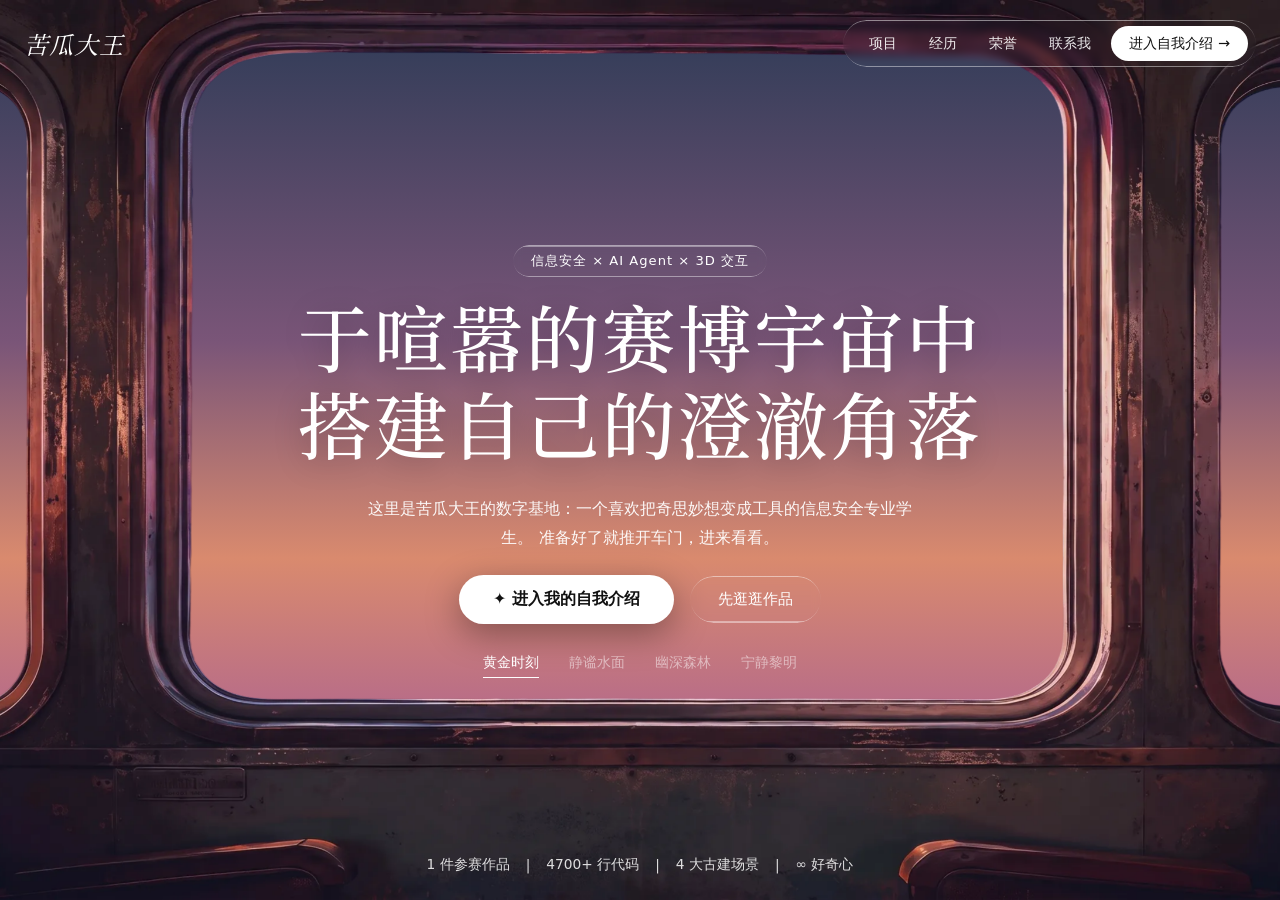
<file: index.html>
<!DOCTYPE html>
<html lang="zh-CN">
<head>
  <meta charset="UTF-8">
  <meta name="viewport" content="width=device-width, initial-scale=1.0">
  <meta name="theme-color" content="#0e1a26">
  <meta name="description" content="苦瓜大王的数字宇宙入口 —— 信息安全 × AI Agent × 3D 交互">
  <title>苦瓜大王 · 于喧嚣宇宙中寻回澄澈</title>

  <!-- 网站图标（与自我介绍页同款，保持品牌一致） -->
  <link rel="icon" href="data:image/svg+xml,<svg xmlns='http://www.w3.org/2000/svg' viewBox='0 0 100 100'><rect width='100' height='100' rx='22' fill='%23FF005E'/><text x='50' y='70' font-size='54' text-anchor='middle' fill='%23fff' font-family='sans-serif'>苦</text></svg>">

  <!-- 衬线字体：Instrument Serif（拉丁）+ Noto Serif SC（中文），加载失败自动回退系统衬线 -->
  <link rel="preconnect" href="https://fonts.googleapis.com">
  <link rel="preconnect" href="https://fonts.gstatic.com" crossorigin>
  <link href="https://fonts.googleapis.com/css2?family=Instrument+Serif:ital@0;1&family=Noto+Serif+SC:wght@400;500;600&display=swap" rel="stylesheet" media="print" onload="this.media='all'">

  <link rel="stylesheet" href="landing.css">
</head>
<body>
  <section class="stage">

    <!-- 背景层：渐变兜底 + 四段氛围视频（切换由下方脚本驱动） -->
    <div class="bg-videos" aria-hidden="true">
      <div class="bg-fallback"></div>
      <video class="bg-video is-active" src="https://d8j0ntlcm91z4.cloudfront.net/user_38xzZboKViGWJOttwIXH07lWA1P/hf_20260702_081127_0992a171-d3c6-4978-8213-0ec5df8b6d63.mp4" autoplay muted loop playsinline preload="auto"></video>
      <video class="bg-video" src="https://d8j0ntlcm91z4.cloudfront.net/user_38xzZboKViGWJOttwIXH07lWA1P/hf_20260702_092026_dd05b805-ea0f-40b2-8c52-332b88502592.mp4" muted loop playsinline preload="auto"></video>
      <video class="bg-video" src="https://d8j0ntlcm91z4.cloudfront.net/user_38xzZboKViGWJOttwIXH07lWA1P/hf_20260702_081042_df7202bf-bd80-4b2b-bbc6-1f09ba2870e9.mp4" muted loop playsinline preload="auto"></video>
      <video class="bg-video" src="https://d8j0ntlcm91z4.cloudfront.net/user_38xzZboKViGWJOttwIXH07lWA1P/hf_20260702_080959_4cac5234-3573-464e-a5b7-76b94b8a7d61.mp4" muted loop playsinline preload="auto"></video>
    </div>

    <!-- 车窗贴图：透明 PNG 覆盖层，带着轻微的浮动呼吸感 -->
    <img class="train-overlay train-bob" src="assets/train-overlay.png" alt="" draggable="false">

    <!-- 内容层 -->
    <div class="content" id="content">

      <!-- 顶部导航 -->
      <nav class="nav">
        <span class="logo">苦瓜大王</span>
        <div class="nav-pill liquid-glass">
          <a class="nav-link" href="./intro/#projects">项目</a>
          <a class="nav-link" href="./intro/#timeline">经历</a>
          <a class="nav-link" href="./intro/#honors">荣誉</a>
          <a class="nav-link" href="./intro/#contact">联系我</a>
          <a class="nav-cta" href="./intro/">进入自我介绍 →</a>
        </div>
      </nav>

      <!-- 主视觉文案 -->
      <div class="hero">
        <div class="badge liquid-glass swap-color">信息安全 × AI Agent × 3D 交互</div>

        <h1 class="title swap-color">
          于喧嚣的赛博宇宙中<br>搭建自己的澄澈角落
        </h1>

        <p class="desc swap-color">
          这里是苦瓜大王的数字基地：一个喜欢把奇思妙想变成工具的信息安全专业学生。
          准备好了就推开车门，进来看看。
        </p>

        <div class="cta-row">
          <a class="cta-primary" href="./intro/">✦ 进入我的自我介绍</a>
          <a class="cta-ghost liquid-glass" href="./intro/#projects">先逛逛作品</a>
        </div>

        <!-- 场景切换：像列车驶过不同的风景 -->
        <div class="scene-tabs">
          <button class="scene-btn is-active" data-index="0" type="button">黄金时刻</button>
          <button class="scene-btn" data-index="1" type="button">静谧水面</button>
          <button class="scene-btn" data-index="2" type="button">幽深森林</button>
          <button class="scene-btn" data-index="3" type="button">宁静黎明</button>
        </div>
      </div>

      <!-- 底部数据行 -->
      <div class="stats swap-color">
        <span>1 件参赛作品</span>
        <span class="stat-divider">|</span>
        <span>4700+ 行代码</span>
        <span class="stat-divider">|</span>
        <span>4 大古建场景</span>
        <span class="stat-divider">|</span>
        <span>∞ 好奇心</span>
      </div>
    </div>
  </section>

  <script>
    // 场景切换：切视频 + 同步按钮下划线 + "幽深森林"场景文字变深色（保持可读）
    const videos = [...document.querySelectorAll(".bg-video")];
    const sceneBtns = [...document.querySelectorAll(".scene-btn")];
    const content = document.getElementById("content");
    let active = 0;
    let cooldown = false;

    function switchScene(index) {
      if (index === active || cooldown) return;
      active = index;
      cooldown = true;
      setTimeout(() => (cooldown = false), 1000); // 防连点，给淡入淡出留时间
      videos.forEach((video, i) => {
        video.classList.toggle("is-active", i === index);
        if (i === index) video.play().catch(() => {}); // 自动播放被拦时兜底
        else video.pause();
      });
      // 下划线标记跟着切到当前选中的场景按钮上
      sceneBtns.forEach((btn, i) => btn.classList.toggle("is-active", i === index));
      content.classList.toggle("is-dark", index === 2);
    }

    sceneBtns.forEach((btn) => {
      btn.addEventListener("click", () => switchScene(Number(btn.dataset.index)));
    });
  </script>

</body>
</html>
</file>
<file: landing.css>
/* ======================================================================
   入口页样式（Lumora 风格）
   结构：全屏氛围视频背景 + 车窗贴图 + 衬线排版内容层
   配色：默认白字；切到"幽深森林"场景时整组文字变深色
   ====================================================================== */

* { margin: 0; padding: 0; box-sizing: border-box; }

html, body {
  height: 100%;
  background: #000;
  font-family: "Instrument Serif", "Noto Serif SC", "Source Han Serif SC", "Songti SC", "SimSun", serif;
  -webkit-font-smoothing: antialiased;
  -moz-osx-font-smoothing: grayscale;
}

.stage {
  position: relative;
  width: 100%;
  height: 100vh;
  height: 100svh;
  overflow: hidden;
  background: #000;
}

/* ---------- 背景层 ---------- */
.bg-videos { position: absolute; inset: 0; z-index: 0; }

/* 视频加载失败时的黄昏渐变兜底 */
.bg-fallback {
  position: absolute;
  inset: 0;
  background: linear-gradient(180deg,
    #2b3a55 0%, #7a5578 38%, #d98a6e 62%, #b56a8a 80%, #3a2b45 100%);
}
.bg-video {
  position: absolute;
  inset: 0;
  width: 100%;
  height: 100%;
  object-fit: cover;
  opacity: 0;
  transition: opacity 1s ease-in-out;
}
.bg-video.is-active { opacity: 1; }

/* ---------- 车窗贴图：轻微浮动呼吸感 ---------- */
.train-overlay {
  position: absolute;
  inset: 0;
  z-index: 1;
  width: 100%;
  height: 100%;
  object-fit: cover;
  pointer-events: none;
  user-select: none;
}
.train-bob { animation: train-bob 3s ease-in-out infinite; will-change: transform; }
@keyframes train-bob {
  0%, 100% { transform: translateY(0) scale(1.03); }
  50%      { transform: translateY(-6px) scale(1.03); }
}

/* ---------- Liquid Glass（毛玻璃胶囊）---------- */
.liquid-glass {
  background: rgba(255, 255, 255, 0.01);
  background-blend-mode: luminosity;
  backdrop-filter: blur(4px);
  -webkit-backdrop-filter: blur(4px);
  border: none;
  box-shadow: inset 0 1px 1px rgba(255, 255, 255, 0.1);
  position: relative;
  overflow: hidden;
}
.liquid-glass::before {
  content: "";
  position: absolute;
  inset: 0;
  border-radius: inherit;
  padding: 1.4px;
  background: linear-gradient(180deg,
    rgba(255, 255, 255, 0.45) 0%, rgba(255, 255, 255, 0.15) 20%,
    rgba(255, 255, 255, 0) 40%, rgba(255, 255, 255, 0) 60%,
    rgba(255, 255, 255, 0.15) 80%, rgba(255, 255, 255, 0.45) 100%);
  -webkit-mask: linear-gradient(#fff 0 0) content-box, linear-gradient(#fff 0 0);
  mask: linear-gradient(#fff 0 0) content-box, linear-gradient(#fff 0 0);
  -webkit-mask-composite: xor;
  mask-composite: exclude;
  pointer-events: none;
}

/* ---------- 内容层 ---------- */
.content {
  position: relative;
  z-index: 2;
  display: flex;
  flex-direction: column;
  height: 100%;
  color: #fff;
}

/* 顶部导航 */
.nav {
  display: flex;
  align-items: center;
  justify-content: space-between;
  padding: 20px 24px 0;
}
.logo {
  font-size: 1.5rem;
  font-style: italic;
  letter-spacing: 1px;
  text-shadow: 0 2px 12px rgba(0, 0, 0, 0.35);
}
.nav-pill {
  display: flex;
  align-items: center;
  border-radius: 999px;
  padding: 6px 8px 6px 10px;
  font-family: system-ui, sans-serif;
}
.nav-link {
  padding: 8px 16px;
  font-size: 0.9rem;
  color: rgba(255, 255, 255, 0.9);
  text-decoration: none;
  transition: color 0.3s;
}
.nav-link:hover { color: #fff; }
.nav-cta {
  margin-left: 4px;
  padding: 8px 18px;
  border-radius: 999px;
  background: #fff;
  color: #111;
  font-size: 0.9rem;
  font-weight: 500;
  text-decoration: none;
  transition: transform 0.3s;
}
.nav-cta:hover { transform: scale(1.04); }

/* 主视觉文案 */
.hero {
  flex: 1;
  display: flex;
  flex-direction: column;
  align-items: center;
  justify-content: center;
  gap: 22px;
  padding: 0 20px;
  text-align: center;
}
.badge {
  border-radius: 999px;
  padding: 7px 18px;
  font-family: system-ui, sans-serif;
  font-size: 0.82rem;
  letter-spacing: 1px;
}
.title {
  font-size: clamp(2.2rem, 6.2vw, 4.6rem);
  font-weight: 500;
  line-height: 1.18;
  letter-spacing: 2px;
  text-shadow: 0 4px 30px rgba(0, 0, 0, 0.25);
}
.desc {
  max-width: 560px;
  font-family: system-ui, sans-serif;
  font-size: 1rem;
  line-height: 1.8;
  opacity: 0.94;
}

/* CTA 按钮排 */
.cta-row {
  display: flex;
  align-items: center;
  gap: 16px;
  flex-wrap: wrap;
  justify-content: center;
  font-family: system-ui, sans-serif;
}
.cta-primary {
  padding: 14px 34px;
  border-radius: 999px;
  background: #fff;
  color: #111;
  font-size: 1rem;
  font-weight: 600;
  text-decoration: none;
  box-shadow: 0 10px 34px rgba(0, 0, 0, 0.35);
  transition: transform 0.3s, box-shadow 0.3s;
}
.cta-primary:hover { transform: translateY(-2px) scale(1.03); box-shadow: 0 16px 44px rgba(0, 0, 0, 0.45); }
.cta-ghost {
  padding: 13px 28px;
  border-radius: 999px;
  color: #fff;
  font-size: 0.95rem;
  text-decoration: none;
  transition: background 0.3s, transform 0.3s;
}
.cta-ghost:hover { background: rgba(255, 255, 255, 0.12); transform: translateY(-2px); }

/* 场景切换标签 */
.scene-tabs {
  display: flex;
  align-items: center;
  gap: 30px;
  margin-top: 8px;
  font-family: system-ui, sans-serif;
}
.scene-btn {
  background: none;
  border: none;
  border-bottom: 1px solid transparent;
  padding: 0 0 5px;
  font-family: inherit;
  font-size: 0.85rem;
  color: inherit;
  opacity: 0.5;
  cursor: pointer;
  transition: all 0.3s;
}
.scene-btn:hover { opacity: 0.85; }
.scene-btn.is-active { border-bottom-color: currentColor; opacity: 1; }

/* 底部数据行 */
.stats {
  display: flex;
  flex-wrap: wrap;
  align-items: center;
  justify-content: center;
  gap: 8px 16px;
  padding: 0 20px 26px;
  font-family: system-ui, sans-serif;
  font-size: 0.86rem;
}
.stats span { opacity: 0.85; }
.stat-divider { opacity: 0.35; user-select: none; }

/* "幽深森林"场景：整组文字切换为深色 */
.content.is-dark .swap-color { color: #182C41; text-shadow: none; }
.content.is-dark .badge.liquid-glass::before { opacity: 0.7; }
.content.is-dark .nav-link { color: rgba(24, 44, 65, 0.85); }
.content.is-dark .nav-link:hover { color: #182C41; }
.content.is-dark .logo { color: #182C41; text-shadow: none; }
.content.is-dark .desc { opacity: 0.9; }

/* ---------- 入场动画 ---------- */
.badge, .title, .desc, .cta-row, .scene-tabs, .stats, .nav {
  animation: fade-up 1s cubic-bezier(0.22, 1, 0.36, 1) backwards;
}
.title   { animation-delay: 0.12s; }
.desc    { animation-delay: 0.24s; }
.cta-row { animation-delay: 0.36s; }
.scene-tabs { animation-delay: 0.48s; }
.stats   { animation-delay: 0.6s; }
@keyframes fade-up {
  from { opacity: 0; transform: translateY(26px); }
  to   { opacity: 1; transform: none; }
}

/* ---------- 移动端 ---------- */
@media (max-width: 760px) {
  .nav { padding: 16px 18px 0; }
  .nav-pill .nav-link { display: none; } /* 手机上只留 logo + 进入按钮 */
  .nav-cta { margin-left: 0; }
  .hero { gap: 18px; }
  .scene-tabs { gap: 18px; }
  .cta-primary { padding: 13px 26px; font-size: 0.95rem; }
}

/* 尊重系统"减少动态效果"设置 */
@media (prefers-reduced-motion: reduce) {
  .train-bob { animation: none; }
  .badge, .title, .desc, .cta-row, .scene-tabs, .stats, .nav { animation: none; }
}

/* 水墨转场层：点击跨页链接时铺满全屏 */
</file>
